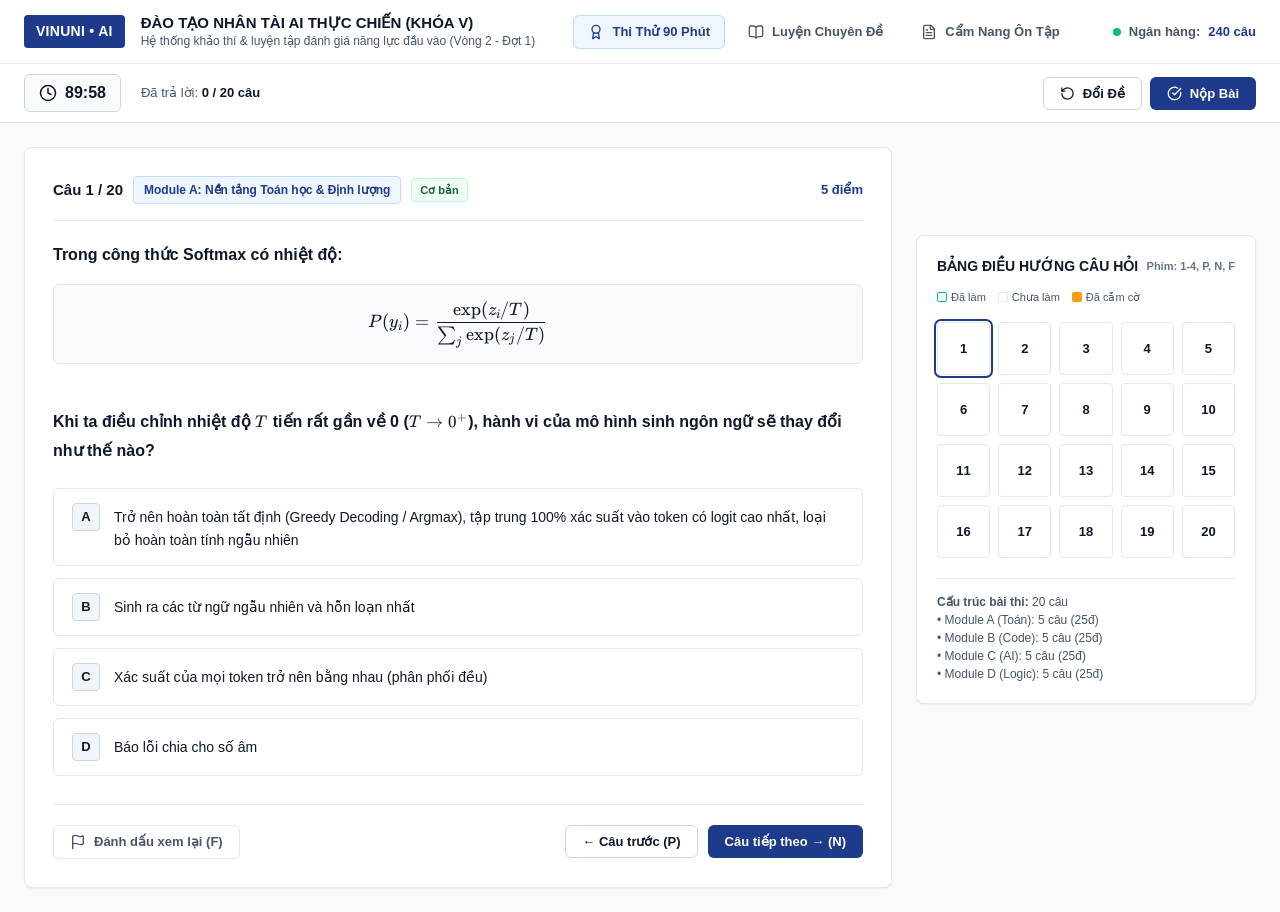
<file: public/index.html>
<!DOCTYPE html>
<html lang="vi">
<head>
  <meta charset="UTF-8">
  <meta name="viewport" content="width=device-width, initial-scale=1.0, maximum-scale=5.0, viewport-fit=cover">
  <title>Luyện Thi Đánh Giá Năng Lực Đầu Vào - AI Thực Chiến VinUni (Khóa V)</title>
  
  <!-- PWA & Mobile Meta Tags -->
  <link rel="manifest" href="manifest.json">
  <meta name="theme-color" content="#1e3a8a">
  <meta name="mobile-web-app-capable" content="yes">
  <meta name="apple-mobile-web-app-status-bar-style" content="black-translucent">
  <meta name="apple-mobile-web-app-title" content="AI Thực Chiến">
  <link rel="apple-touch-icon" href="/icons/icon-192.png">
  <link rel="icon" type="image/png" href="/icons/favicon.png">

  <!-- KaTeX CSS & JS for Math Rendering (Offline Local) -->
  <link rel="stylesheet" href="vendor/katex/katex.min.css">
  <script defer src="vendor/katex/katex.min.js"></script>
  <script defer src="vendor/katex/auto-render.min.js"></script>

  <!-- Prism.js for Syntax Highlighting (Offline Local) -->
  <link rel="stylesheet" href="vendor/prism/prism-tomorrow.min.css">
  <script defer src="vendor/prism/prism.min.js"></script>
  <script defer src="vendor/prism/prism-python.min.js"></script>
  <script defer src="vendor/prism/prism-sql.min.js"></script>

  <!-- Marked.js for GFM Markdown Rendering (Offline Local) -->
  <script defer src="vendor/marked/marked.min.js"></script>
  <script defer src="vendor/marked/marked-katex-extension.umd.js"></script>

  <!-- Lucide Icons (Offline Local) -->
  <script src="vendor/lucide/lucide.min.js"></script>

  <!-- Bespoke Stylesheet -->
  <link rel="stylesheet" href="styles.css">
</head>
<body>

  <!-- Application Header -->
  <header class="app-header">
    <div class="brand-section">
      <div class="brand-logo-badge">VINUNI • AI</div>
      <div class="brand-titles">
        <div class="brand-title">ĐÀO TẠO NHÂN TÀI AI THỰC CHIẾN (KHÓA V)</div>
        <div class="brand-sub">Hệ thống khảo thí & luyện tập đánh giá năng lực đầu vào (Vòng 2 - Đợt 1)</div>
      </div>
    </div>

    <nav class="header-nav">
      <button class="nav-tab-btn active" data-tab="exam">
        <i data-lucide="award" style="width: 16px; height: 16px;"></i> Thi Thử 90 Phút
      </button>
      <button class="nav-tab-btn" data-tab="practice">
        <i data-lucide="book-open" style="width: 16px; height: 16px;"></i> Luyện Chuyên Đề
      </button>
      <button class="nav-tab-btn" data-tab="docs">
        <i data-lucide="file-text" style="width: 16px; height: 16px;"></i> Cẩm Nang Ôn Tập
      </button>
      <button class="nav-tab-btn" data-tab="results" id="nav-btn-results" style="display: none;">
        <i data-lucide="bar-chart-2" style="width: 16px; height: 16px;"></i> Kết Quả
      </button>
    </nav>

    <div style="font-size: 13px; font-weight: 600; color: var(--text-muted); display: flex; align-items: center; gap: 8px;">
      <span style="display: inline-block; width: 8px; height: 8px; border-radius: 50%; background-color: #10b981;"></span>
      Ngân hàng: <strong id="bank-total-stat" class="tabular-nums" style="color: var(--accent-primary);">240 câu</strong>
    </div>
  </header>

  <!-- Exam Control Banner (Visible during exam) -->
  <div class="exam-bar" id="exam-control-bar">
    <div style="display: flex; align-items: center; gap: 20px;">
      <div class="timer-box tabular-nums" id="exam-timer-box">
        <i data-lucide="clock" style="width: 18px; height: 18px;"></i>
        <span id="exam-timer-display">90:00</span>
      </div>
      <div style="color: var(--text-muted);">
        Đã trả lời: <strong id="answered-progress-stat" class="tabular-nums" style="color: var(--text-main);">0 / 20 câu</strong>
      </div>
    </div>

    <div style="display: flex; gap: 8px; align-items: center; flex-wrap: wrap;">
      <button class="btn btn-secondary mobile-palette-btn" onclick="toggleMobilePalette()" id="btn-toggle-mobile-palette">
        <i data-lucide="layout-grid" style="width: 15px; height: 15px;"></i> Bảng câu hỏi
      </button>
      <button class="btn btn-secondary" onclick="startNewExam()">
        <i data-lucide="rotate-ccw" style="width: 15px; height: 15px;"></i> Đổi Đề
      </button>
      <button class="btn btn-primary" onclick="submitExam()">
        <i data-lucide="check-circle" style="width: 15px; height: 15px;"></i> Nộp Bài
      </button>
    </div>
  </div>

  <!-- Main Viewport -->
  <main class="main-viewport">

    <!-- VIEW 1: EXAM RUNNER -->
    <div id="view-exam">
      <div class="exam-grid">
        <!-- Left: Question Viewport -->
        <div class="question-viewport">
          <div class="question-meta-bar">
            <div style="display: flex; align-items: center; gap: 10px;">
              <span id="q-index-label" class="tabular-nums" style="font-weight: 700; font-size: 15px;">Câu 1 / 20</span>
              <span id="q-module-badge" class="module-badge">Module A</span>
              <span id="q-diff-badge" class="difficulty-badge diff-med">Trung bình</span>
            </div>
            <div style="font-size: 13px; font-weight: 700; color: var(--accent-primary);">
              5 điểm
            </div>
          </div>

          <div id="q-text-body" class="question-title-text">
            Đang nạp câu hỏi...
          </div>

          <!-- Options or Scenario input will be injected here -->
          <div id="q-options-container"></div>

          <!-- Footer Action Bar -->
          <div class="question-footer">
            <button class="btn btn-flag" id="btn-flag-toggle" onclick="toggleFlag()">
              <i data-lucide="flag" style="width: 15px; height: 15px;"></i> Đánh dấu xem lại (F)
            </button>

            <div style="display: flex; gap: 10px;">
              <button class="btn btn-secondary" id="btn-prev-q" onclick="prevQuestion()">
                ← Câu trước (P)
              </button>
              <button class="btn btn-primary" id="btn-next-q" onclick="nextQuestion()">
                Câu tiếp theo → (N)
              </button>
            </div>
          </div>
        </div>

        <!-- Right: Question Palette Navigator -->
        <aside class="nav-palette-card">
          <div class="nav-palette-header">
            <span>BẢNG ĐIỀU HƯỚNG CÂU HỎI</span>
            <span style="font-size: 11px; font-weight: 600; color: var(--text-faint);">Phím: 1-4, P, N, F</span>
          </div>

          <div class="legend-bar">
            <div class="legend-item"><span class="legend-dot" style="background:#ecfdf5; border:1px solid #10b981;"></span> Đã làm</div>
            <div class="legend-item"><span class="legend-dot" style="background:#ffffff; border:1px solid #e2e8f0;"></span> Chưa làm</div>
            <div class="legend-item"><span class="legend-dot" style="background:#f59e0b;"></span> Đã cắm cờ</div>
          </div>

          <div class="palette-grid" id="exam-palette-grid">
            <!-- 20 question buttons generated by JS -->
          </div>

          <div style="padding-top: 14px; border-top: 1px solid var(--border-subtle); font-size: 12px; color: var(--text-muted);">
            <p><strong>Cấu trúc bài thi:</strong> 20 câu</p>
            <p>• Module A (Toán): 5 câu (25đ)</p>
            <p>• Module B (Code): 5 câu (25đ)</p>
            <p>• Module C (AI): 5 câu (25đ)</p>
            <p>• Module D (Logic): 5 câu (25đ)</p>
          </div>
        </aside>
      </div>
    </div>

    <!-- VIEW 2: EXAM RESULTS & REVIEW -->
    <div id="view-results" style="display: none;">
      <div class="result-container">
        <div style="display: flex; justify-content: space-between; align-items: flex-start; border-bottom: 1px solid var(--border-subtle); padding-bottom: 20px;">
          <div>
            <h1 style="font-size: 24px; font-weight: 800; color: var(--text-main); margin-bottom: 6px;">BÁO CÁO KẾT QUẢ THI MÔ PHỎNG</h1>
            <p style="color: var(--text-muted); font-size: 14px;">Kỳ thi Đánh giá Năng lực Đầu vào - Chương trình Đào tạo Nhân tài AI Thực chiến (Khóa V)</p>
          </div>
          <div id="res-verdict-badge" style="padding: 8px 16px; border-radius: var(--radius-sm); font-weight: 700; font-size: 14px;">
            ĐANG CHẤM ĐIỂM
          </div>
        </div>

        <!-- Metric Summary Row -->
        <div class="score-hero-row">
          <div class="score-box">
            <span style="font-size: 12px; font-weight: 600; color: var(--text-muted);">TỔNG ĐIỂM ĐẠT ĐƯỢC</span>
            <div class="score-box-num tabular-nums" id="res-total-score">0 / 100</div>
          </div>
          <div class="score-box">
            <span style="font-size: 12px; font-weight: 600; color: var(--text-muted);">TỈ LỆ ĐẠT (CHUẨN >= 65%)</span>
            <div class="score-box-num tabular-nums" id="res-percentage">0%</div>
          </div>
          <div class="score-box">
            <span style="font-size: 12px; font-weight: 600; color: var(--text-muted);">THỜI GIAN HOÀN THÀNH</span>
            <div class="score-box-num tabular-nums" id="res-time-elapsed">0p 0s</div>
          </div>
          <div class="score-box">
            <span style="font-size: 12px; font-weight: 600; color: var(--text-muted);">XẾP LỚP DỰ KIẾN</span>
            <div class="score-box-num" style="font-size: 18px; color: var(--accent-primary);">AI Thực Chiến</div>
          </div>
        </div>

        <h2 style="font-size: 16px; font-weight: 700; color: var(--text-main); margin-top: 28px;">Kết Quả Năng Lực Theo 04 Module</h2>
        <div class="module-breakdown-grid" id="res-modules-breakdown">
          <!-- Injected by JS -->
        </div>

        <!-- Review Question Filters -->
        <div class="review-filter-bar">
          <h2 style="font-size: 16px; font-weight: 700; color: var(--text-main);">Lời Giải & Giải Thích Chi Tiết 20 Câu Hỏi</h2>
          <div class="review-filter-actions">
            <button class="btn btn-secondary btn-sm" onclick="renderReviewList('all')">Tất cả (20)</button>
            <button class="btn btn-secondary btn-sm" onclick="renderReviewList('wrong')">Câu làm sai</button>
            <button class="btn btn-secondary btn-sm" onclick="renderReviewList('correct')">Câu làm đúng</button>
            <button class="btn btn-primary btn-sm" onclick="window.print()">
              <i data-lucide="printer" style="width: 14px; height: 14px;"></i> In Bài Thi
            </button>
            <button class="btn btn-secondary btn-sm" onclick="startNewExam(); switchTab('exam');">
              <i data-lucide="refresh-cw" style="width: 14px; height: 14px;"></i> Thi Lại Đề Mới
            </button>
          </div>
        </div>

        <div id="res-review-accordion">
          <!-- Accordion list injected by JS -->
        </div>
      </div>
    </div>

    <!-- VIEW 3: PRACTICE MODE (FILTER BY MODULE & DIFFICULTY) -->
    <div id="view-practice" style="display: none;">
      <div class="practice-header-card">
        <h1 class="practice-main-title">LUYỆN TẬP THEO CHUYÊN ĐỀ (240 CÂU HỎI)</h1>
        <p class="practice-sub-desc">Luyện theo từng module với phản hồi đáp án và phân tích chi tiết ngay sau mỗi câu.</p>

        <div class="practice-toolbar-grid">
          <div>
            <label class="field-label">Chọn Module:</label>
            <select id="practice-module-select" class="form-select">
              <option value="A">Module A: Nền tảng Toán học & Định lượng (60 câu)</option>
              <option value="B">Module B: Kỹ thuật Lập trình & Xử lý dữ liệu (60 câu)</option>
              <option value="C">Module C: Kiến thức AI & Tư duy sản phẩm AI (60 câu)</option>
              <option value="D">Module D: Tư duy Logic, Đạo đức & Hành vi (60 câu)</option>
            </select>
          </div>

          <div>
            <label class="field-label">Độ khó:</label>
            <select id="practice-diff-select" class="form-select">
              <option value="all">Tất cả mức độ</option>
              <option value="Cơ bản">Cơ bản</option>
              <option value="Trung bình">Trung bình</option>
              <option value="Nâng cao">Nâng cao</option>
            </select>
          </div>

          <div>
            <label class="field-label">Chế độ ôn tập:</label>
            <button id="btn-toggle-all-explanations" class="btn btn-secondary btn-full" onclick="toggleAllPracticeExplanations()">
              <i data-lucide="eye" style="width: 14px; height: 14px;"></i>
              <span id="toggle-all-exp-label">Mở hết lời giải</span>
            </button>
          </div>

          <div>
            <span class="tabular-nums practice-count-badge" id="practice-count-badge">
              60 câu hỏi
            </span>
          </div>
        </div>
      </div>

      <div id="practice-questions-list">
        <!-- Injected by JS -->
      </div>
    </div>

    <!-- VIEW 4: STUDY CENTER & DOCS VIEWER -->
    <div id="view-docs" style="display: none;">
      <div class="doc-reader-layout">
        <!-- Sidebar Document List -->
        <aside class="doc-nav-list">
          <div style="font-size: 12px; font-weight: 700; color: var(--text-faint); padding: 8px 12px; text-transform: uppercase;">
            Tài Liệu Ôn Tập Trọng Tâm
          </div>
          <div class="doc-nav-item active" data-doc="KINH_NGHIEM_THI_THUC_CHIEN_VINUNI.md" onclick="loadDocumentContent('KINH_NGHIEM_THI_THUC_CHIEN_VINUNI.md')">
            <i data-lucide="compass" style="width: 16px; height: 16px;"></i> Chiến Lược 90 Phút VinUni
          </div>
          <div class="doc-nav-item" data-doc="DE_THI_MAU_THUC_TE_CHIA_SE.md" onclick="loadDocumentContent('DE_THI_MAU_THUC_TE_CHIA_SE.md')">
            <i data-lucide="award" style="width: 16px; height: 16px;"></i> Đề Mẫu Thực Tế (Practice.docx)
          </div>
          <div class="doc-nav-item" data-doc="CHUYEN_DE_MODULE_A_TOAN_DINH_LUONG.md" onclick="loadDocumentContent('CHUYEN_DE_MODULE_A_TOAN_DINH_LUONG.md')">
            <i data-lucide="function-square" style="width: 16px; height: 16px;"></i> Chuyên Đề A: Toán Định Lượng
          </div>
          <div class="doc-nav-item" data-doc="CHUYEN_DE_MODULE_B_LAP_TRINH_DU_LIEU.md" onclick="loadDocumentContent('CHUYEN_DE_MODULE_B_LAP_TRINH_DU_LIEU.md')">
            <i data-lucide="code" style="width: 16px; height: 16px;"></i> Chuyên Đề B: Code & Dữ Liệu
          </div>
          <div class="doc-nav-item" data-doc="CHUYEN_DE_MODULE_C_AI_SAN_PHAM.md" onclick="loadDocumentContent('CHUYEN_DE_MODULE_C_AI_SAN_PHAM.md')">
            <i data-lucide="cpu" style="width: 16px; height: 16px;"></i> Chuyên Đề C: AI & Sản Phẩm
          </div>
          <div class="doc-nav-item" data-doc="CHUYEN_DE_MODULE_D_LOGIC_DAO_DUC.md" onclick="loadDocumentContent('CHUYEN_DE_MODULE_D_LOGIC_DAO_DUC.md')">
            <i data-lucide="shield-check" style="width: 16px; height: 16px;"></i> Chuyên Đề D: Logic & Đạo Đức
          </div>
          <div class="doc-nav-item" data-doc="THONG_BAO_THI_TUYEN_KHOA_V.md" onclick="loadDocumentContent('THONG_BAO_THI_TUYEN_KHOA_V.md')">
            <i data-lucide="bell" style="width: 16px; height: 16px;"></i> Thông Báo Tuyển Sinh Gốc
          </div>

          <div style="margin-top: 20px; padding: 12px; background: #f8fafc; border-radius: var(--radius-sm); border: 1px solid var(--border-subtle);">
            <div style="font-size: 12px; font-weight: 700; margin-bottom: 8px;">Tải File Thông Báo Word:</div>
            <a href="/docs/THONG_BAO_THI_TUYEN_KHOA_V.docx" download class="btn btn-secondary" style="width: 100%; text-decoration: none; font-size: 12px;">
              <i data-lucide="download" style="width: 14px; height: 14px;"></i> Tải THONG_BAO.docx
            </a>
          </div>
        </aside>

        <!-- Main Document Reader -->
        <article class="doc-article" id="doc-content-article">
          <p style="color: var(--text-muted);">Đang tải nội dung tài liệu...</p>
        </article>
      </div>
    </div>

  </main>

  <!-- Mobile Ergonomic Bottom Navigation Bar (Thumb-zone reachable) -->
  <nav class="mobile-bottom-nav" id="mobile-bottom-nav">
    <button class="mobile-nav-btn active" data-tab="exam">
      <i data-lucide="award" style="width: 20px; height: 20px;"></i>
      <span>Thi Thử</span>
    </button>
    <button class="mobile-nav-btn" data-tab="practice">
      <i data-lucide="book-open" style="width: 20px; height: 20px;"></i>
      <span>Chuyên Đề</span>
    </button>
    <button class="mobile-nav-btn" data-tab="docs">
      <i data-lucide="file-text" style="width: 20px; height: 20px;"></i>
      <span>Cẩm Nang</span>
    </button>
    <button class="mobile-nav-btn" data-tab="results" id="mobile-nav-btn-results" style="display: none;">
      <i data-lucide="bar-chart-2" style="width: 20px; height: 20px;"></i>
      <span>Kết Quả</span>
    </button>
  </nav>

  <!-- Mobile Palette Backdrop -->
  <div class="mobile-palette-backdrop" id="mobile-palette-backdrop" onclick="toggleMobilePalette(false)"></div>

  <!-- Offline Prebundled Data for Zero-Latency & Standalone Execution -->
  <script src="data/questions-data.js"></script>
  <script src="docs/docs-data.js"></script>
  <script src="app_v3.js"></script>
  <script>
    // Register Service Worker for 100% Offline Capability (when served over HTTP/HTTPS)
    if ('serviceWorker' in navigator && window.location.protocol.startsWith('http')) {
      window.addEventListener('load', () => {
        navigator.serviceWorker.register('./sw.js').then(reg => {
          console.log('VinUni AI Exam PWA ServiceWorker active:', reg.scope);
        }).catch(err => {
          console.warn('ServiceWorker registration error:', err);
        });
      });
    }
  </script>
</body>
</html>
</file>
<file: public/styles.css>
/* 
  VinUni - Vingroup AI Thuc Chien Exam Platform
  Design System: Operate Mode (Academic & Production Grade)
  Compliant with Impeccable Skill Craft Floor:
  - Contrast >= 4.5:1, Tabular Numerals, Zero AI Slop
  - No gradient text, no kicker/eyebrow, no decorative blur blobs, no hard offset zero-blur shadows
*/

:root {
  --font-sans: -apple-system, BlinkMacSystemFont, "Segoe UI", Roboto, "Helvetica Neue", Arial, sans-serif;
  --font-mono: ui-monospace, SFMono-Regular, Menlo, Monaco, Consolas, "Liberation Mono", "Courier New", monospace;
  
  /* Color Palette - Restrained Slate & Academic Navy */
  --bg-app: #f8fafc;
  --bg-surface: #ffffff;
  --bg-subtle: #f1f5f9;
  --bg-elevated: #ffffff;
  
  --border-subtle: #e2e8f0;
  --border-strong: #cbd5e1;
  --border-focus: #2563eb;

  --text-main: #0f172a;
  --text-muted: #475569;
  --text-faint: #64748b;
  --text-on-accent: #ffffff;

  --accent-primary: #1e3a8a;
  --accent-hover: #1e40af;
  --accent-subtle: #eff6ff;
  --accent-active: #172554;

  --status-success: #059669;
  --status-success-bg: #ecfdf5;
  --status-success-border: #a7f3d0;

  --status-danger: #dc2626;
  --status-danger-bg: #fef2f2;
  --status-danger-border: #fecaca;

  --status-warning: #d97706;
  --status-warning-bg: #fffbeb;
  --status-warning-border: #fde68a;

  --radius-sm: 4px;
  --radius-md: 6px;
  --radius-lg: 8px;

  --shadow-sm: 0 1px 2px 0 rgba(0, 0, 0, 0.05);
  --shadow-md: 0 4px 6px -1px rgba(0, 0, 0, 0.08), 0 2px 4px -2px rgba(0, 0, 0, 0.05);
  --shadow-lg: 0 10px 15px -3px rgba(0, 0, 0, 0.08), 0 4px 6px -4px rgba(0, 0, 0, 0.04);
}

/* Base Reset & Global Styles */
*, *::before, *::after {
  box-sizing: border-box;
  margin: 0;
  padding: 0;
  max-width: 100%;
}

html, body {
  width: 100%;
  max-width: 100vw;
  overflow-x: hidden;
  height: 100%;
  font-family: var(--font-sans);
  background-color: var(--bg-app);
  color: var(--text-main);
  line-height: 1.5;
  -webkit-font-smoothing: antialiased;
}

::selection {
  background-color: #dbeafe;
  color: #1e3a8a;
}

/* Scrollbar Theming */
::-webkit-scrollbar {
  width: 8px;
  height: 8px;
}
::-webkit-scrollbar-track {
  background: var(--bg-app);
}
::-webkit-scrollbar-thumb {
  background: #cbd5e1;
  border-radius: 4px;
}
::-webkit-scrollbar-thumb:hover {
  background: #94a3b8;
}

/* Tabular Numerals for Exam Clocks & Question Numbers */
.tabular-nums {
  font-variant-numeric: tabular-nums;
  font-feature-settings: "tnum";
}

/* Top App Header */
.app-header {
  position: sticky;
  top: 0;
  z-index: 40;
  background-color: var(--bg-surface);
  border-bottom: 1px solid var(--border-subtle);
  height: 64px;
  display: flex;
  align-items: center;
  justify-content: space-between;
  padding: 0 24px;
}

.brand-section {
  display: flex;
  align-items: center;
  gap: 16px;
}

.brand-logo-badge {
  background-color: #1e3a8a;
  color: #ffffff;
  padding: 6px 12px;
  border-radius: var(--radius-sm);
  font-weight: 700;
  font-size: 14px;
  letter-spacing: 0.02em;
}

.brand-titles {
  display: flex;
  flex-direction: column;
}

.brand-title {
  font-size: 15px;
  font-weight: 700;
  color: var(--text-main);
  line-height: 1.2;
}

.brand-sub {
  font-size: 12px;
  color: var(--text-muted);
}

.header-nav {
  display: flex;
  align-items: center;
  gap: 8px;
}

.nav-tab-btn {
  background: transparent;
  border: 1px solid transparent;
  color: var(--text-muted);
  font-size: 13px;
  font-weight: 600;
  padding: 8px 14px;
  border-radius: var(--radius-md);
  cursor: pointer;
  display: inline-flex;
  align-items: center;
  gap: 8px;
  transition: all 150ms ease;
}

.nav-tab-btn:hover {
  background-color: var(--bg-subtle);
  color: var(--text-main);
}

.nav-tab-btn.active {
  background-color: var(--accent-subtle);
  color: var(--accent-primary);
  border-color: #bfdbfe;
}

/* Top Exam Info Banner (In Exam Mode) */
.exam-bar {
  background-color: #ffffff;
  border-bottom: 1px solid var(--border-subtle);
  padding: 10px 24px;
  display: flex;
  align-items: center;
  justify-content: space-between;
  font-size: 13px;
}

.timer-box {
  display: inline-flex;
  align-items: center;
  gap: 8px;
  background-color: #f8fafc;
  border: 1px solid var(--border-strong);
  padding: 6px 14px;
  border-radius: var(--radius-md);
  font-weight: 700;
  font-size: 16px;
  color: var(--text-main);
}

.timer-box.warning {
  background-color: #fef2f2;
  border-color: #f87171;
  color: #b91c1c;
  animation: pulse-danger 1s infinite alternate;
}

@keyframes pulse-danger {
  from { opacity: 0.9; }
  to { opacity: 1; transform: scale(1.02); }
}

/* Main Layout */
.main-viewport {
  width: 100%;
  max-width: 1400px;
  margin: 0 auto;
  padding: 24px;
  min-height: calc(100vh - 120px);
  min-width: 0;
  overflow-x: hidden;
}

/* Exam Two-Column Screen */
.exam-grid {
  display: grid;
  grid-template-columns: 1fr 340px;
  gap: 24px;
  align-items: start;
}

@media (max-width: 1024px) {
  .exam-grid {
    grid-template-columns: 1fr;
  }
}

/* Question Card */
.question-viewport {
  background: var(--bg-surface);
  border: 1px solid var(--border-subtle);
  border-radius: var(--radius-lg);
  padding: 28px;
  box-shadow: var(--shadow-sm);
}

.question-meta-bar {
  display: flex;
  align-items: center;
  justify-content: space-between;
  padding-bottom: 16px;
  border-bottom: 1px solid var(--border-subtle);
  margin-bottom: 20px;
}

.module-badge {
  font-size: 12px;
  font-weight: 700;
  padding: 4px 10px;
  border-radius: var(--radius-sm);
  background-color: #eff6ff;
  color: #1e3a8a;
  border: 1px solid #bfdbfe;
}

.difficulty-badge {
  font-size: 11px;
  font-weight: 600;
  padding: 3px 8px;
  border-radius: var(--radius-sm);
}
.diff-easy { background-color: #f0fdf4; color: #166534; border: 1px solid #bbf7d0; }
.diff-med { background-color: #fffbeb; color: #92400e; border: 1px solid #fde68a; }
.diff-hard { background-color: #fef2f2; color: #991b1b; border: 1px solid #fecaca; }

.question-title-text {
  font-size: 16px;
  font-weight: 600;
  color: var(--text-main);
  margin-bottom: 24px;
  line-height: 1.7;
  min-width: 0;
  max-width: 100%;
  overflow-x: auto;
  word-break: break-word;
}

/* Code block inside question */
pre code {
  font-family: var(--font-mono);
  font-size: 13px;
  border-radius: var(--radius-md);
  padding: 14px;
  display: block;
  background-color: #0f172a !important;
  color: #f8fafc !important;
  overflow-x: auto;
  margin: 16px 0;
}

/* Multiple Choice Options */
.options-list {
  display: flex;
  flex-direction: column;
  gap: 12px;
  margin-top: 20px;
}

.option-item {
  display: flex;
  align-items: flex-start;
  gap: 14px;
  padding: 14px 18px;
  border: 1px solid var(--border-subtle);
  border-radius: var(--radius-md);
  background: var(--bg-surface);
  cursor: pointer;
  transition: all 120ms ease;
  user-select: none;
  min-width: 0;
  max-width: 100%;
  overflow: hidden;
}

.option-item:hover {
  border-color: #94a3b8;
  background-color: var(--bg-subtle);
}

.option-item.selected {
  border-color: var(--accent-primary);
  background-color: var(--accent-subtle);
}

.option-key {
  width: 28px;
  height: 28px;
  border-radius: var(--radius-sm);
  background: #f1f5f9;
  color: var(--text-main);
  display: flex;
  align-items: center;
  justify-content: center;
  font-weight: 700;
  font-size: 13px;
  flex-shrink: 0;
  border: 1px solid #cbd5e1;
}

.option-item.selected .option-key {
  background-color: var(--accent-primary);
  color: #ffffff;
  border-color: var(--accent-primary);
}

.option-text {
  flex: 1 1 auto;
  min-width: 0;
  max-width: 100%;
  font-size: 14px;
  line-height: 1.6;
  color: var(--text-main);
  padding-top: 3px;
  word-break: break-word;
  overflow-x: auto;
  overflow-y: hidden;
}

/* Question Action Footer */
.question-footer {
  margin-top: 28px;
  padding-top: 20px;
  border-top: 1px solid var(--border-subtle);
  display: flex;
  align-items: center;
  justify-content: space-between;
}

/* Action Buttons */
.btn {
  display: inline-flex;
  align-items: center;
  justify-content: center;
  gap: 8px;
  padding: 8px 16px;
  border-radius: var(--radius-md);
  font-size: 13px;
  font-weight: 600;
  cursor: pointer;
  transition: all 120ms ease;
  border: 1px solid transparent;
}

.btn-secondary {
  background: #ffffff;
  border-color: var(--border-strong);
  color: var(--text-main);
}
.btn-secondary:hover {
  background: var(--bg-subtle);
}

.btn-primary {
  background: var(--accent-primary);
  color: #ffffff;
}
.btn-primary:hover {
  background: var(--accent-hover);
}

.btn-flag {
  background: #ffffff;
  border-color: #e2e8f0;
  color: var(--text-muted);
}
.btn-flag.flagged {
  background-color: #fffbeb;
  border-color: #f59e0b;
  color: #b45309;
}

.btn-danger {
  background: var(--status-danger);
  color: #ffffff;
}
.btn-danger:hover {
  background: #b91c1c;
}

/* Right Sidebar Question Navigator Palette */
.nav-palette-card {
  background: var(--bg-surface);
  border: 1px solid var(--border-subtle);
  border-radius: var(--radius-lg);
  padding: 20px;
  box-shadow: var(--shadow-sm);
  position: sticky;
  top: 88px;
}

.nav-palette-header {
  font-size: 14px;
  font-weight: 700;
  color: var(--text-main);
  margin-bottom: 12px;
  display: flex;
  align-items: center;
  justify-content: space-between;
}

.legend-bar {
  display: flex;
  gap: 12px;
  font-size: 11px;
  color: var(--text-muted);
  margin-bottom: 16px;
  flex-wrap: wrap;
}

.legend-item {
  display: flex;
  align-items: center;
  gap: 4px;
}

.legend-dot {
  width: 10px;
  height: 10px;
  border-radius: 2px;
}

/* Grid of question buttons */
.palette-grid {
  display: grid;
  grid-template-columns: repeat(5, 1fr);
  gap: 8px;
  margin-bottom: 20px;
}

.q-cell-btn {
  aspect-ratio: 1;
  display: flex;
  align-items: center;
  justify-content: center;
  border-radius: var(--radius-sm);
  font-size: 13px;
  font-weight: 700;
  cursor: pointer;
  border: 1px solid var(--border-subtle);
  background: #ffffff;
  color: var(--text-main);
  transition: all 100ms ease;
  position: relative;
}

.q-cell-btn:hover {
  border-color: var(--accent-primary);
}

.q-cell-btn.active {
  outline: 2px solid var(--accent-primary);
  outline-offset: 1px;
  font-weight: 800;
}

.q-cell-btn.answered {
  background-color: #ecfdf5;
  border-color: #10b981;
  color: #065f46;
}

.q-cell-btn.flagged::after {
  content: "";
  position: absolute;
  top: 2px;
  right: 2px;
  width: 6px;
  height: 6px;
  border-radius: 50%;
  background-color: #f59e0b;
}

/* Result Screen */
.result-container {
  background: var(--bg-surface);
  border: 1px solid var(--border-subtle);
  border-radius: var(--radius-lg);
  padding: 32px;
  box-shadow: var(--shadow-sm);
}

.score-hero-row {
  display: grid;
  grid-template-columns: repeat(4, 1fr);
  gap: 16px;
  margin: 24px 0;
}

.score-box {
  background-color: var(--bg-subtle);
  border: 1px solid var(--border-subtle);
  border-radius: var(--radius-md);
  padding: 16px;
}

.score-box-num {
  font-size: 26px;
  font-weight: 800;
  color: var(--text-main);
  line-height: 1.1;
  margin-top: 4px;
}

.module-breakdown-grid {
  display: grid;
  grid-template-columns: repeat(2, 1fr);
  gap: 16px;
  margin: 24px 0;
}

.module-perf-card {
  border: 1px solid var(--border-subtle);
  border-radius: var(--radius-md);
  padding: 16px;
  background: #ffffff;
}

.progress-track {
  height: 8px;
  background: #e2e8f0;
  border-radius: 4px;
  overflow: hidden;
  margin-top: 10px;
}

.progress-fill {
  height: 100%;
  background-color: #1e3a8a;
  border-radius: 4px;
  transform-origin: left center;
  transition: transform 300ms cubic-bezier(0.16, 1, 0.3, 1);
}

/* Review Accordions */
.review-item {
  border: 1px solid var(--border-subtle);
  border-radius: var(--radius-md);
  margin-bottom: 12px;
  overflow: hidden;
  background: #ffffff;
}

.review-item-header {
  padding: 14px 18px;
  background: #fafafa;
  cursor: pointer;
  display: flex;
  align-items: center;
  justify-content: space-between;
  font-weight: 600;
  font-size: 14px;
  border-bottom: 1px solid transparent;
}

.review-item.open .review-item-header {
  border-bottom-color: var(--border-subtle);
  background: #f1f5f9;
}

.review-item-body {
  padding: 18px;
  display: none;
}

.review-item.open .review-item-body {
  display: block;
}

/* Study Center (Docs Reader) */
.doc-reader-layout {
  display: grid;
  grid-template-columns: 280px 1fr;
  gap: 24px;
}

.doc-nav-list {
  background: var(--bg-surface);
  border: 1px solid var(--border-subtle);
  border-radius: var(--radius-md);
  padding: 12px;
}

.doc-nav-item {
  padding: 10px 14px;
  font-size: 13px;
  font-weight: 600;
  color: var(--text-muted);
  border-radius: var(--radius-sm);
  cursor: pointer;
  display: flex;
  align-items: center;
  gap: 8px;
  margin-bottom: 4px;
}

.doc-nav-item:hover {
  background: var(--bg-subtle);
  color: var(--text-main);
}

.doc-nav-item.active {
  background: var(--accent-subtle);
  color: var(--accent-primary);
}

.doc-article {
  background: var(--bg-surface);
  border: 1px solid var(--border-subtle);
  border-radius: var(--radius-lg);
  padding: 36px;
  max-width: 960px;
  min-width: 0;
  overflow-x: auto;
}

.doc-article h1, .doc-article h2, .doc-article h3 {
  color: var(--text-main);
  margin-top: 1.5em;
  margin-bottom: 0.5em;
}

.doc-article p, .doc-article li {
  line-height: 1.7;
  color: #334155;
  margin-bottom: 1em;
}

/* ==========================================================================
   KaTeX & Mathematical Formula Rendering System
   Designed for Operate Mode: High legibility, zero layout blowup, responsive
   ========================================================================== */

/* Block / Display Equations ($$...$$) */
.katex-display {
  display: block;
  overflow-x: auto;
  overflow-y: hidden;
  max-width: 100%;
  margin: 16px 0;
  padding: 14px 20px;
  background: #f8fafc;
  border: 1px solid var(--border-subtle);
  border-radius: var(--radius-md);
  text-align: center;
  box-shadow: inset 0 1px 2px rgba(0, 0, 0, 0.02);
  font-size: 1.08em;
  line-height: 1.5;
  transition: border-color 150ms ease, box-shadow 150ms ease;
}

.katex-display:hover {
  border-color: var(--border-strong);
  box-shadow: 0 1px 3px rgba(0, 0, 0, 0.04);
}

.katex-display > .katex {
  white-space: normal;
  text-align: center;
}

.katex-display > .katex > .katex-html {
  white-space: normal;
  display: inline-block;
  text-align: center;
}

/* Slim, clean scrollbar for wide equations on mobile/split views */
.katex-display::-webkit-scrollbar,
.option-text::-webkit-scrollbar,
.question-title-text::-webkit-scrollbar,
.review-item-body::-webkit-scrollbar,
.doc-article::-webkit-scrollbar {
  height: 5px;
  width: 5px;
}
.katex-display::-webkit-scrollbar-track,
.option-text::-webkit-scrollbar-track,
.question-title-text::-webkit-scrollbar-track,
.review-item-body::-webkit-scrollbar-track,
.doc-article::-webkit-scrollbar-track {
  background: #f1f5f9;
  border-radius: 3px;
}
.katex-display::-webkit-scrollbar-thumb,
.option-text::-webkit-scrollbar-thumb,
.question-title-text::-webkit-scrollbar-thumb,
.review-item-body::-webkit-scrollbar-thumb,
.doc-article::-webkit-scrollbar-thumb {
  background: #cbd5e1;
  border-radius: 3px;
}
.katex-display::-webkit-scrollbar-thumb:hover,
.option-text::-webkit-scrollbar-thumb:hover,
.question-title-text::-webkit-scrollbar-thumb:hover,
.review-item-body::-webkit-scrollbar-thumb:hover,
.doc-article::-webkit-scrollbar-thumb:hover {
  background: #94a3b8;
}

/* Inline Math ($...$) */
.katex {
  font-size: 1.05em;
  line-height: 1.45;
  text-rendering: auto;
  white-space: normal;
}

/* Allow soft line-wrapping between formula terms at operator boundaries */
.katex .base {
  display: inline-block;
  white-space: nowrap;
  padding: 2px 0;
  margin-right: 1px;
}

/* Display math inside MCQ options or review items */
.option-text .katex-display {
  margin: 6px 0;
  padding: 8px 12px;
  background: rgba(0, 0, 0, 0.02);
  border-color: rgba(0, 0, 0, 0.06);
  font-size: 1.0em;
}

.review-item-body .katex-display {
  background: #ffffff;
  border: 1px solid var(--border-subtle);
}

/* Protected Currency Tokens & Non-math identifiers */
.currency-token,
.no-math {
  font-variant-numeric: tabular-nums;
  font-feature-settings: "tnum";
  font-weight: 600;
  color: var(--text-main);
}

/* KaTeX Fractions, Matrices, and Limits vertical spacing */
.katex .mord + .mop,
.katex .mop + .mord {
  margin-left: 0.16667em;
}

.katex .frac-line {
  border-bottom-width: 1.2px;
}

/* Print Stylesheet */
@media print {
  .app-header, .exam-bar, .nav-palette-card, .btn, .header-nav, .mobile-bottom-nav {
    display: none !important;
  }
  .exam-grid {
    grid-template-columns: 1fr !important;
  }
  .main-viewport {
    padding: 0 !important;
    max-width: 100% !important;
  }
  .question-viewport {
    border: none !important;
    box-shadow: none !important;
    page-break-after: always;
  }
}

/* ==========================================================================
   Mobile-First Responsive Layout & App Shell (Phone / Tablet Ergonomics)
   ========================================================================== */

/* Bottom Navigation Bar (Hidden on desktop, shown on mobile) */
.mobile-bottom-nav {
  display: none;
}

.mobile-palette-btn {
  display: none;
}

.mobile-palette-backdrop {
  display: none;
}

/* Practice Header Card (Desktop Defaults) */
.practice-header-card {
  background: var(--bg-surface);
  border: 1px solid var(--border-subtle);
  border-radius: var(--radius-lg);
  padding: 24px;
  margin-bottom: 24px;
  width: 100%;
  max-width: 100%;
  box-shadow: var(--shadow-sm);
}

.practice-main-title {
  font-size: 20px;
  font-weight: 800;
  color: var(--text-main);
  margin-bottom: 8px;
  line-height: 1.3;
  overflow-wrap: break-word;
}

.practice-sub-desc {
  color: var(--text-muted);
  font-size: 13.5px;
  margin-bottom: 20px;
  line-height: 1.5;
  overflow-wrap: break-word;
}

.practice-toolbar-grid {
  display: grid;
  grid-template-columns: 1.4fr 1fr 1fr auto;
  gap: 14px;
  align-items: end;
  width: 100%;
}

.field-label {
  display: block;
  font-size: 12px;
  font-weight: 700;
  margin-bottom: 6px;
  color: var(--text-main);
}

.form-select {
  width: 100%;
  padding: 8px 12px;
  border-radius: var(--radius-md);
  border: 1px solid var(--border-strong);
  font-size: 13.5px;
  background-color: #ffffff;
  color: var(--text-main);
  height: 40px;
  outline: none;
}
.form-select:focus {
  border-color: var(--accent-primary);
}

.btn-full {
  width: 100%;
  height: 40px;
  white-space: nowrap;
}

.practice-count-badge {
  display: inline-flex;
  align-items: center;
  justify-content: center;
  height: 40px;
  padding: 0 14px;
  background: #eff6ff;
  color: var(--accent-primary);
  font-weight: 700;
  border-radius: var(--radius-md);
  font-size: 13px;
  border: 1px solid #bfdbfe;
  width: 100%;
  text-align: center;
}

.review-filter-bar {
  display: flex;
  justify-content: space-between;
  align-items: center;
  margin: 32px 0 16px 0;
  gap: 12px;
  flex-wrap: wrap;
}

.review-filter-actions {
  display: flex;
  gap: 8px;
  flex-wrap: wrap;
}

/* ==========================================================================
   Mobile-First Responsive Layout (Max-width: 768px - Phones & Tablets)
   Zero horizontal overflow, thumb-zone ergonomics, touch targets >= 44px
   ========================================================================== */
@media (max-width: 768px) {
  body {
    padding-bottom: calc(72px + env(safe-area-inset-bottom, 8px));
  }

  .main-viewport {
    padding: 10px 8px;
    min-height: auto;
    width: 100%;
    max-width: 100%;
    overflow-x: hidden;
  }

  /* Compact Header */
  .app-header {
    padding: 8px 12px;
    height: 52px;
    position: sticky;
    top: 0;
    z-index: 40;
    box-shadow: 0 1px 3px rgba(0, 0, 0, 0.05);
  }

  .brand-logo-badge {
    padding: 4px 10px;
    font-size: 13px;
  }

  .brand-titles {
    display: none;
  }

  .header-nav {
    display: none;
  }

  /* Exam Bar Mobile */
  .exam-bar {
    padding: 10px 12px;
    flex-direction: column;
    align-items: stretch;
    gap: 8px;
    border-radius: var(--radius-md);
    margin-bottom: 10px;
    width: 100%;
  }

  .exam-bar > div:first-child {
    display: flex;
    justify-content: space-between;
    align-items: center;
    width: 100%;
  }

  .exam-bar > div:last-child {
    display: grid;
    grid-template-columns: 1fr 1fr 1fr;
    gap: 6px;
    width: 100%;
  }

  .exam-bar .btn {
    padding: 8px 4px;
    font-size: 11.5px;
    width: 100%;
    justify-content: center;
    text-align: center;
  }

  .mobile-palette-btn {
    display: inline-flex;
  }

  .exam-grid {
    grid-template-columns: 1fr;
    gap: 10px;
  }

  /* Question Card */
  .question-viewport {
    padding: 14px 12px;
    border-radius: var(--radius-md);
    margin-bottom: 12px;
    width: 100%;
    max-width: 100%;
    overflow-x: hidden;
  }

  .question-meta-bar {
    padding-bottom: 12px;
    margin-bottom: 14px;
  }

  .question-title-text {
    font-size: 15px;
    line-height: 1.55;
    margin-bottom: 16px;
    overflow-wrap: break-word;
    word-break: break-word;
  }

  /* Touch-friendly Options */
  .option-item {
    min-height: 50px;
    padding: 12px;
    border-radius: var(--radius-md);
    margin-bottom: 8px;
    touch-action: manipulation;
    width: 100%;
  }

  .option-item:active {
    transform: scale(0.99);
  }

  .option-key {
    width: 26px;
    height: 26px;
    font-size: 12.5px;
    margin-right: 10px;
  }

  .option-text {
    font-size: 14.5px;
    line-height: 1.45;
    overflow-wrap: break-word;
    word-break: break-word;
  }

  /* Question Footer Navigation */
  .question-footer {
    flex-direction: column-reverse;
    gap: 10px;
    margin-top: 16px;
    width: 100%;
  }

  .question-footer > div {
    display: grid !important;
    grid-template-columns: 1fr 1fr;
    gap: 8px;
    width: 100%;
  }

  .question-footer .btn-flag {
    width: 100%;
    justify-content: center;
  }

  /* Practice Header Card Mobile (Fixed to prevent 393px cut-off) */
  .practice-header-card {
    padding: 16px 12px;
    margin-bottom: 14px;
    border-radius: var(--radius-md);
    width: 100%;
    max-width: 100%;
    overflow-x: hidden;
  }

  .practice-main-title {
    font-size: 16px;
    margin-bottom: 6px;
    line-height: 1.35;
  }

  .practice-sub-desc {
    font-size: 12.5px;
    margin-bottom: 14px;
  }

  .practice-toolbar-grid {
    grid-template-columns: 1fr;
    gap: 10px;
    width: 100%;
  }

  .form-select {
    font-size: 14px;
    height: 44px; /* Ergonomic touch target */
    width: 100%;
  }

  .btn-full {
    height: 44px;
    font-size: 13.5px;
    width: 100%;
  }

  .practice-count-badge {
    height: 38px;
    width: 100%;
  }

  /* Result Screen Mobile */
  .result-container {
    padding: 16px 12px;
    border-radius: var(--radius-md);
    width: 100%;
  }

  .result-container h1 {
    font-size: 18px !important;
  }

  .score-hero-row {
    grid-template-columns: repeat(2, 1fr) !important;
    gap: 8px !important;
    margin: 14px 0 !important;
  }

  .score-box {
    padding: 10px !important;
  }

  .score-box-num {
    font-size: 20px !important;
  }

  .module-breakdown-grid {
    grid-template-columns: 1fr !important;
    gap: 10px !important;
    margin: 14px 0 !important;
  }

  .review-filter-bar {
    flex-direction: column;
    align-items: stretch;
    margin: 20px 0 12px 0;
  }

  .review-filter-actions {
    width: 100%;
    display: grid;
    grid-template-columns: 1fr 1fr;
    gap: 6px;
  }

  .review-filter-actions .btn {
    font-size: 11.5px;
    padding: 8px 4px;
    justify-content: center;
  }

  /* Math formulas on mobile (Zero Layout Shift) */
  .katex-display {
    padding: 10px 8px;
    margin: 10px 0;
    font-size: 0.94em;
    overflow-x: auto;
    max-width: 100%;
    -webkit-overflow-scrolling: touch;
  }

  /* Mobile Question Palette Drawer (Slide-up Bottom Sheet) */
  .nav-palette-card {
    position: fixed;
    top: auto;
    bottom: 0;
    left: 0;
    right: 0;
    max-height: 80vh;
    background: #ffffff;
    border-radius: 16px 16px 0 0;
    box-shadow: 0 -4px 20px rgba(0, 0, 0, 0.2);
    z-index: 110;
    overflow-y: auto;
    padding: 18px 16px calc(24px + env(safe-area-inset-bottom, 8px));
    transform: translateY(105%);
    transition: transform 0.25s cubic-bezier(0.16, 1, 0.3, 1);
    pointer-events: none;
    visibility: hidden;
  }

  .nav-palette-card.drawer-open {
    transform: translateY(0);
    pointer-events: auto;
    visibility: visible;
  }

  .mobile-palette-backdrop {
    display: none;
    position: fixed;
    top: 0;
    left: 0;
    right: 0;
    bottom: 0;
    background: rgba(15, 23, 42, 0.5);
    backdrop-filter: blur(2px);
    z-index: 105;
  }

  .mobile-palette-backdrop.active {
    display: block;
  }

  /* Palette Grid cells */
  .palette-grid {
    grid-template-columns: repeat(5, 1fr);
    gap: 8px;
  }

  .q-cell-btn {
    height: 44px;
    font-size: 14px;
  }

  /* Ergonomic Bottom Navigation Bar */
  .mobile-bottom-nav {
    display: flex;
    position: fixed;
    bottom: 0;
    left: 0;
    right: 0;
    height: calc(56px + env(safe-area-inset-bottom, 8px));
    padding-bottom: env(safe-area-inset-bottom, 8px);
    background: #ffffff;
    border-top: 1px solid var(--border-subtle);
    box-shadow: 0 -2px 10px rgba(0, 0, 0, 0.05);
    z-index: 100;
    justify-content: space-around;
    align-items: center;
  }

  .mobile-nav-btn {
    flex: 1;
    display: flex;
    flex-direction: column;
    align-items: center;
    justify-content: center;
    gap: 2px;
    background: transparent;
    border: none;
    padding: 6px 0;
    color: var(--text-muted);
    font-size: 11px;
    font-weight: 600;
    cursor: pointer;
    touch-action: manipulation;
  }

  .mobile-nav-btn.active {
    color: var(--accent-primary);
  }

  .mobile-nav-btn.active svg {
    stroke: var(--accent-primary);
  }

  /* Docs Reader Mobile */
  .doc-reader-layout {
    grid-template-columns: 1fr;
    gap: 14px;
  }

  .doc-nav-list {
    max-height: 200px;
    overflow-y: auto;
  }

  .doc-article {
    padding: 16px 12px;
    font-size: 14px;
    max-width: 100%;
    overflow-x: auto;
  }
}
</file>
